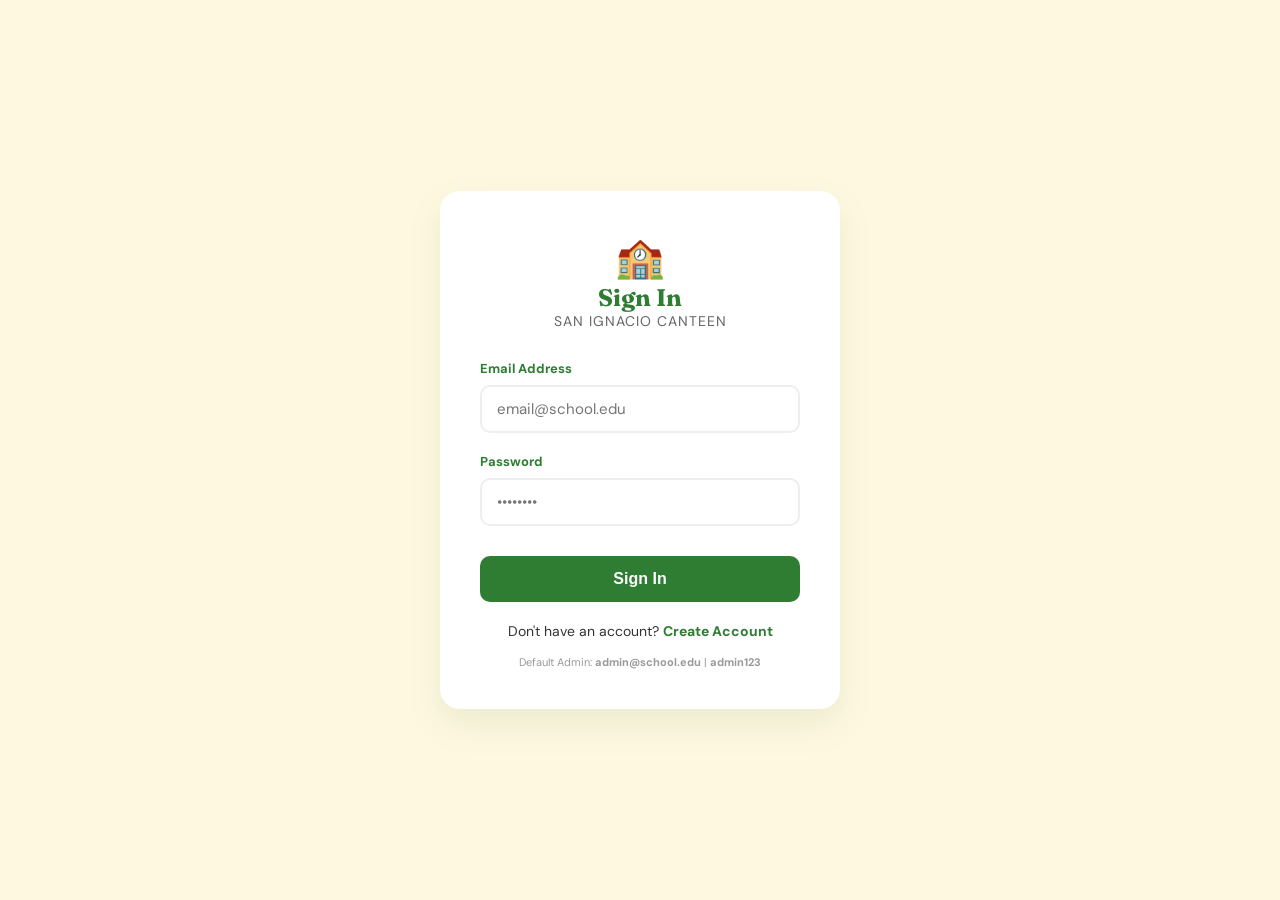
<file: index.html>
<!DOCTYPE html>
<html lang="en">
<head>
  <meta charset="UTF-8">
  <meta name="viewport" content="width=device-width, initial-scale=1.0">
  <title>Login - San Ignacio Canteen System</title>
  <link href="https://fonts.googleapis.com/css2?family=Fraunces:ital,wght@0,600;0,700;1,400&family=DM+Sans:wght@400;500;700&display=swap" rel="stylesheet">
  <style>
    :root {
      --primary: #2E7D32; /* School Green */
      --accent: #1B5E20;
      --bg: #FFF8E1;      /* School Cream */
      --white: #ffffff;
      --text: #333333;
      --error: #d32f2f;
    }

    * { box-sizing: border-box; margin: 0; padding: 0; }

    body {
      font-family: 'DM Sans', sans-serif;
      background-color: var(--bg);
      height: 100vh;
      display: flex;
      align-items: center;
      justify-content: center;
      color: var(--text);
    }

    .auth-card {
      background: var(--white);
      width: 100%;
      max-width: 400px;
      padding: 40px;
      border-radius: 20px;
      box-shadow: 0 15px 35px rgba(46, 125, 50, 0.1);
    }

    .brand { text-align: center; margin-bottom: 30px; }
    .brand h1 { font-family: 'Fraunces', serif; color: var(--primary); font-size: 24px; }
    .brand p { font-size: 14px; color: #666; text-transform: uppercase; letter-spacing: 1px; }

    .form-group { margin-bottom: 20px; }
    .form-group label { display: block; font-size: 13px; font-weight: 700; color: var(--primary); margin-bottom: 8px; }
    
    input {
      width: 100%;
      padding: 12px 15px;
      border: 2px solid #EEE;
      border-radius: 10px;
      font-size: 15px;
      font-family: inherit;
      transition: 0.3s;
    }

    input:focus { outline: none; border-color: var(--primary); }

    .btn-auth {
      width: 100%;
      padding: 14px;
      background: var(--primary);
      color: white;
      border: none;
      border-radius: 10px;
      font-size: 16px;
      font-weight: 700;
      cursor: pointer;
      margin-top: 10px;
      transition: background 0.2s;
    }

    .btn-auth:hover { background: var(--accent); }

    .toggle-link {
      text-align: center;
      margin-top: 20px;
      font-size: 14px;
    }

    .toggle-link a {
      color: var(--primary);
      text-decoration: none;
      font-weight: 700;
      cursor: pointer;
    }

    .error-msg {
      background: #ffebee;
      color: var(--error);
      padding: 10px;
      border-radius: 8px;
      font-size: 13px;
      margin-bottom: 20px;
      display: none;
      text-align: center;
    }

    #signupFields { display: none; }
  </style>
</head>
<body>

  <div class="auth-card">
    <div class="brand">
      <div style="font-size: 40px;">🏫</div>
      <h1 id="authTitle">Sign In</h1>
      <p>San Ignacio Canteen</p>
    </div>

    <div id="errorMessage" class="error-msg"></div>

    <form id="authForm">
      <!-- Signup Only Fields (Role Dropdown Removed) -->
      <div id="signupFields">
        <div class="form-group">
          <label>Full Name</label>
          <input type="text" id="fullName" placeholder="Enter Manager Name">
        </div>
      </div>

      <!-- Login Fields -->
      <div class="form-group">
        <label>Email Address</label>
        <input type="email" id="email" placeholder="email@school.edu" required>
      </div>

      <div class="form-group">
        <label>Password</label>
        <input type="password" id="password" placeholder="••••••••" required>
      </div>

      <button type="submit" id="submitBtn" class="btn-auth">Sign In</button>
    </form>

    <div class="toggle-link">
      <span id="toggleText">Don't have an account?</span> 
      <a id="toggleAuth">Create Account</a>
    </div>

    <div style="margin-top: 15px; font-size: 11px; color: #999; text-align: center;">
        Default Admin: <strong>admin@school.edu</strong> | <strong>admin123</strong>
    </div>
  </div>

  <script>
    const authForm = document.getElementById('authForm');
    const signupFields = document.getElementById('signupFields');
    const authTitle = document.getElementById('authTitle');
    const submitBtn = document.getElementById('submitBtn');
    const toggleAuth = document.getElementById('toggleAuth');
    const toggleText = document.getElementById('toggleText');
    const errorMessage = document.getElementById('errorMessage');

    let isLogin = true;

    // 1. Initialize Default Admin with password 'admin123'
    (function init() {
        const DB_KEY = 'canteen_users';
        let users = JSON.parse(localStorage.getItem(DB_KEY)) || [];
        let admin = users.find(u => u.email === 'admin@school.edu');
        
        if (!admin) {
            users.push({
                id: 'admin_01',
                name: 'System Principal',
                email: 'admin@school.edu',
                password: 'admin123',
                role: 'admin',
                active: true,
                createdAt: new Date().toISOString()
            });
        } else {
            admin.password = 'admin123'; // Ensure password is correct
        }
        localStorage.setItem(DB_KEY, JSON.stringify(users));
    })();

    // 2. Toggle UI
    toggleAuth.addEventListener('click', () => {
      isLogin = !isLogin;
      errorMessage.style.display = "none";
      if (isLogin) {
        authTitle.textContent = "Sign In";
        submitBtn.textContent = "Sign In";
        toggleText.textContent = "Don't have an account?";
        toggleAuth.textContent = "Create Account";
        signupFields.style.display = "none";
      } else {
        authTitle.textContent = "Create Account";
        submitBtn.textContent = "Sign Up";
        toggleText.textContent = "Already have an account?";
        toggleAuth.textContent = "Sign In";
        signupFields.style.display = "block";
      }
    });

    // 3. Handle Form Submission
    authForm.addEventListener('submit', async (e) => {
      e.preventDefault();
      errorMessage.style.display = "none";

      const email = document.getElementById('email').value.trim();
      const password = document.getElementById('password').value;
      const name = document.getElementById('fullName').value.trim();

      try {
          const users = JSON.parse(localStorage.getItem('canteen_users')) || [];
          
          if (isLogin) {
              const user = users.find(u => u.email === email);
              if (!user) throw new Error("Account not found.");
              if (user.password !== password) throw new Error("Incorrect password.");
              if (!user.active) throw new Error("Account deactivated by Admin.");

              localStorage.setItem('isLoggedIn', 'true');
              localStorage.setItem('userRole', user.role);
              localStorage.setItem('userName', user.name);
              localStorage.setItem('userEmail', user.email);
              
              submitBtn.textContent = "Verifying...";
              setTimeout(() => window.location.href = 'app.html', 800);

          } else {
              // --- SIGN UP LOGIC (Auto-assign Manager Role) ---
              if (!name) throw new Error("Full name is required.");
              if (password.length < 6) throw new Error("Password must be 6+ characters.");
              if (users.find(u => u.email === email)) throw new Error("Email already registered.");

              const newUser = {
                  id: 'u_' + Date.now(),
                  name: name,
                  email: email,
                  password: password,
                  role: 'manager', // Hardcoded role
                  active: true,
                  createdAt: new Date().toISOString()
              };

              users.push(newUser);
              localStorage.setItem('canteen_users', JSON.stringify(users));

              localStorage.setItem('isLoggedIn', 'true');
              localStorage.setItem('userRole', 'manager');
              localStorage.setItem('userName', name);
              localStorage.setItem('userEmail', email);

              submitBtn.textContent = "Creating Manager Account...";
              setTimeout(() => window.location.href = 'app.html', 1000);
          }
      } catch (err) {
          showError(err.message);
      }
    });

    function showError(msg) {
      errorMessage.textContent = msg;
      errorMessage.style.display = "block";
    }
  </script>
</body>
</html>
</file>
